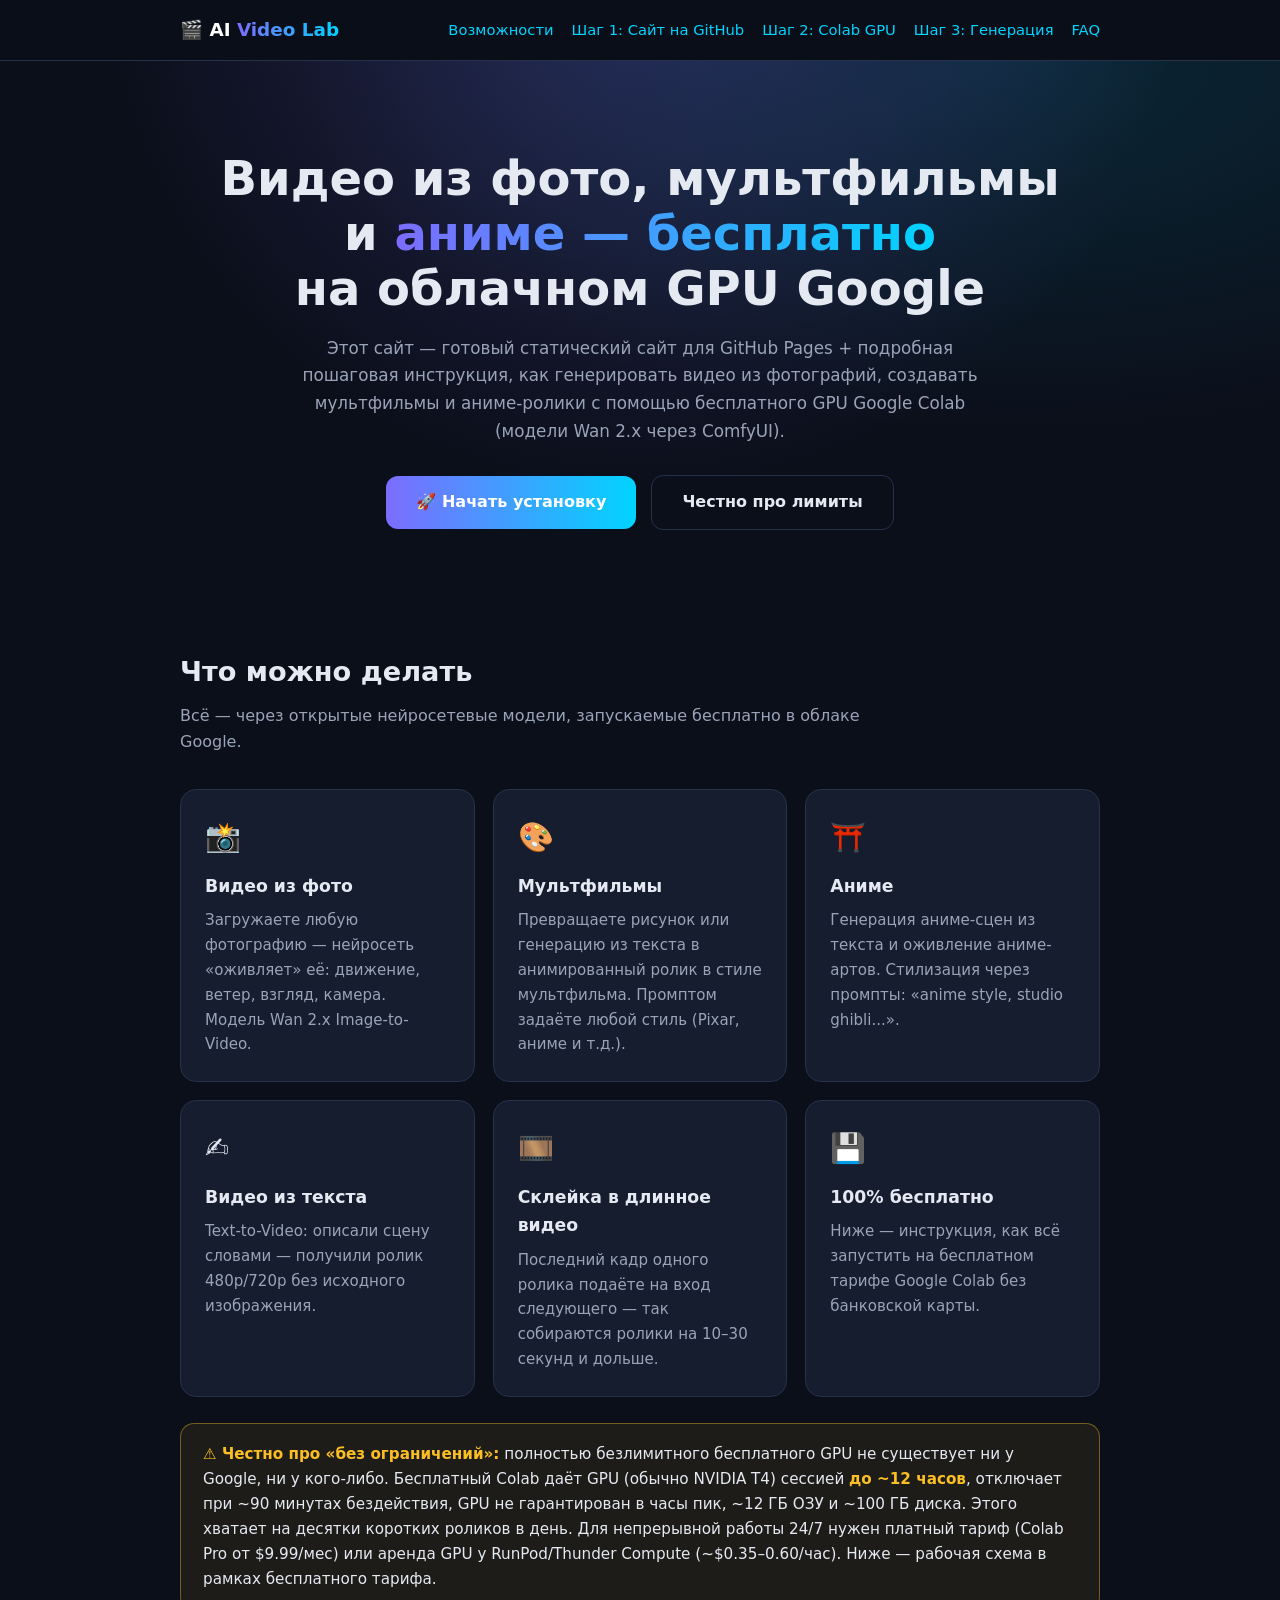
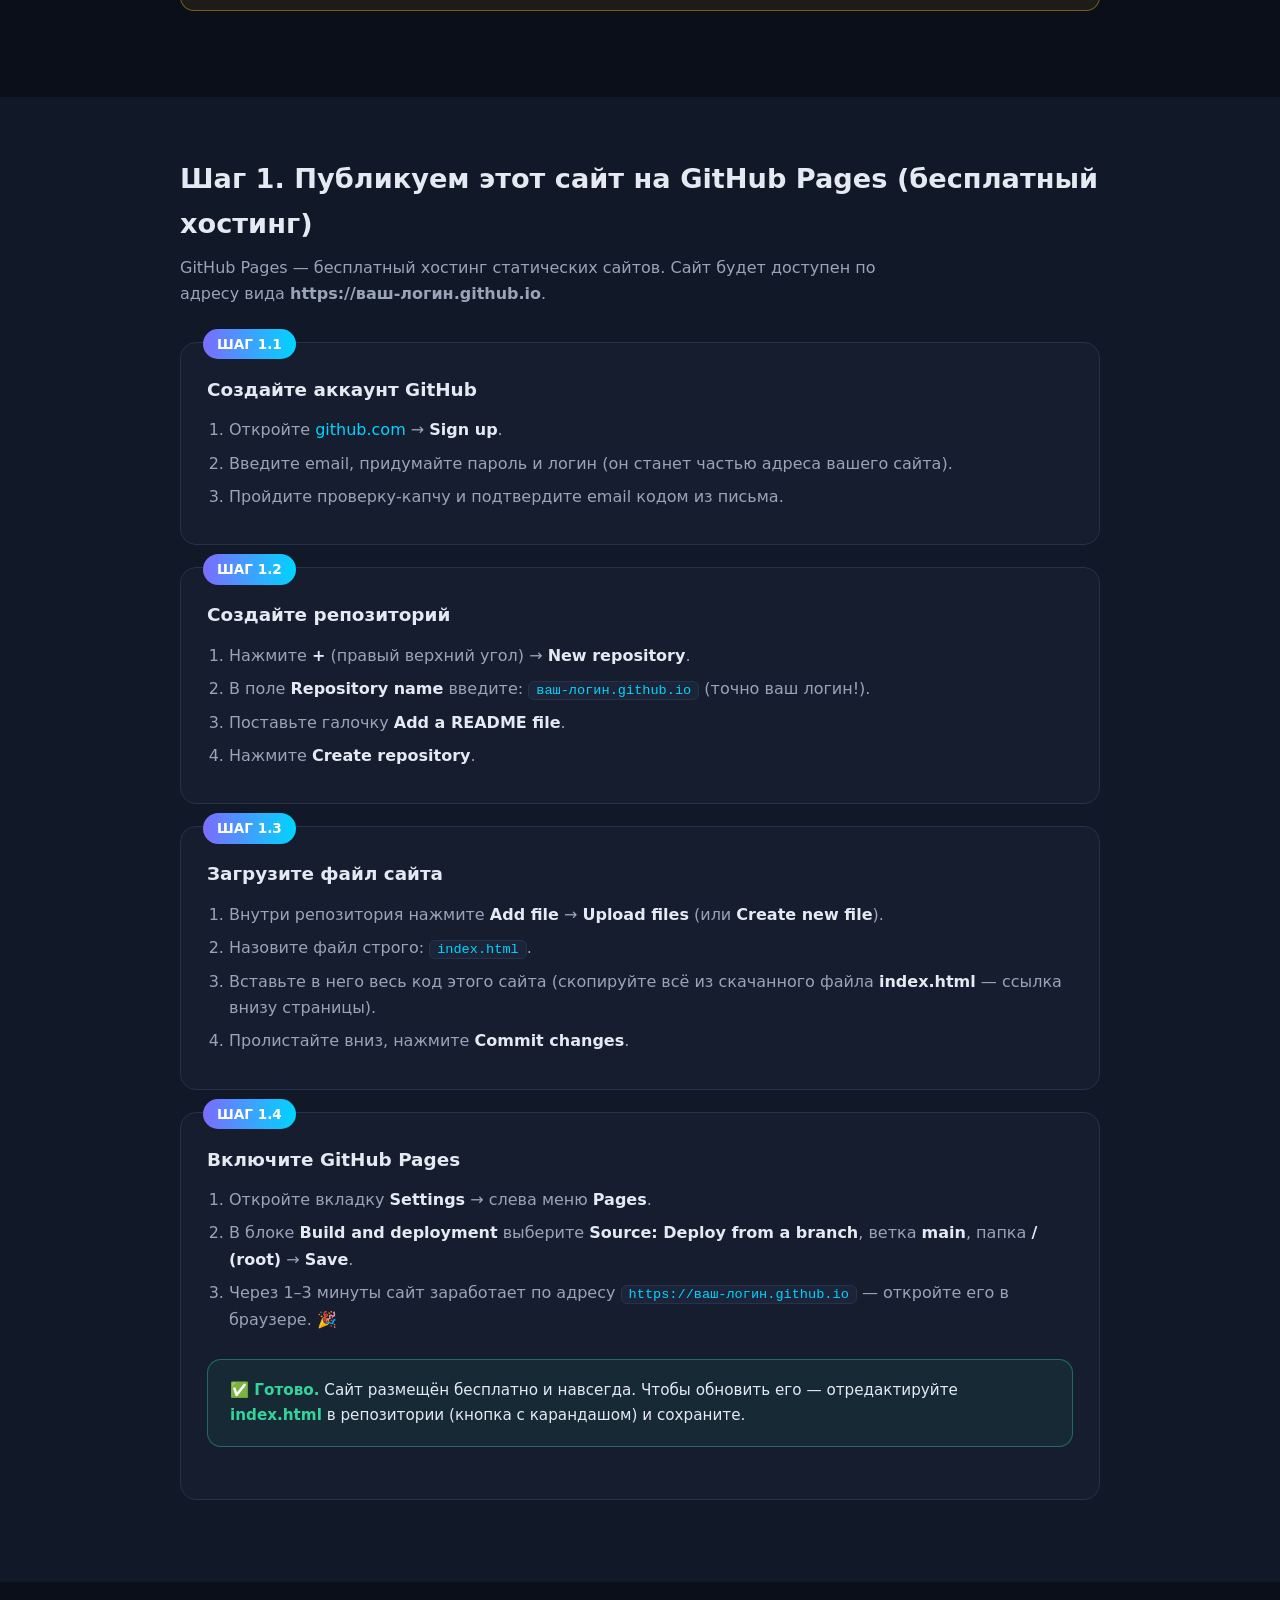
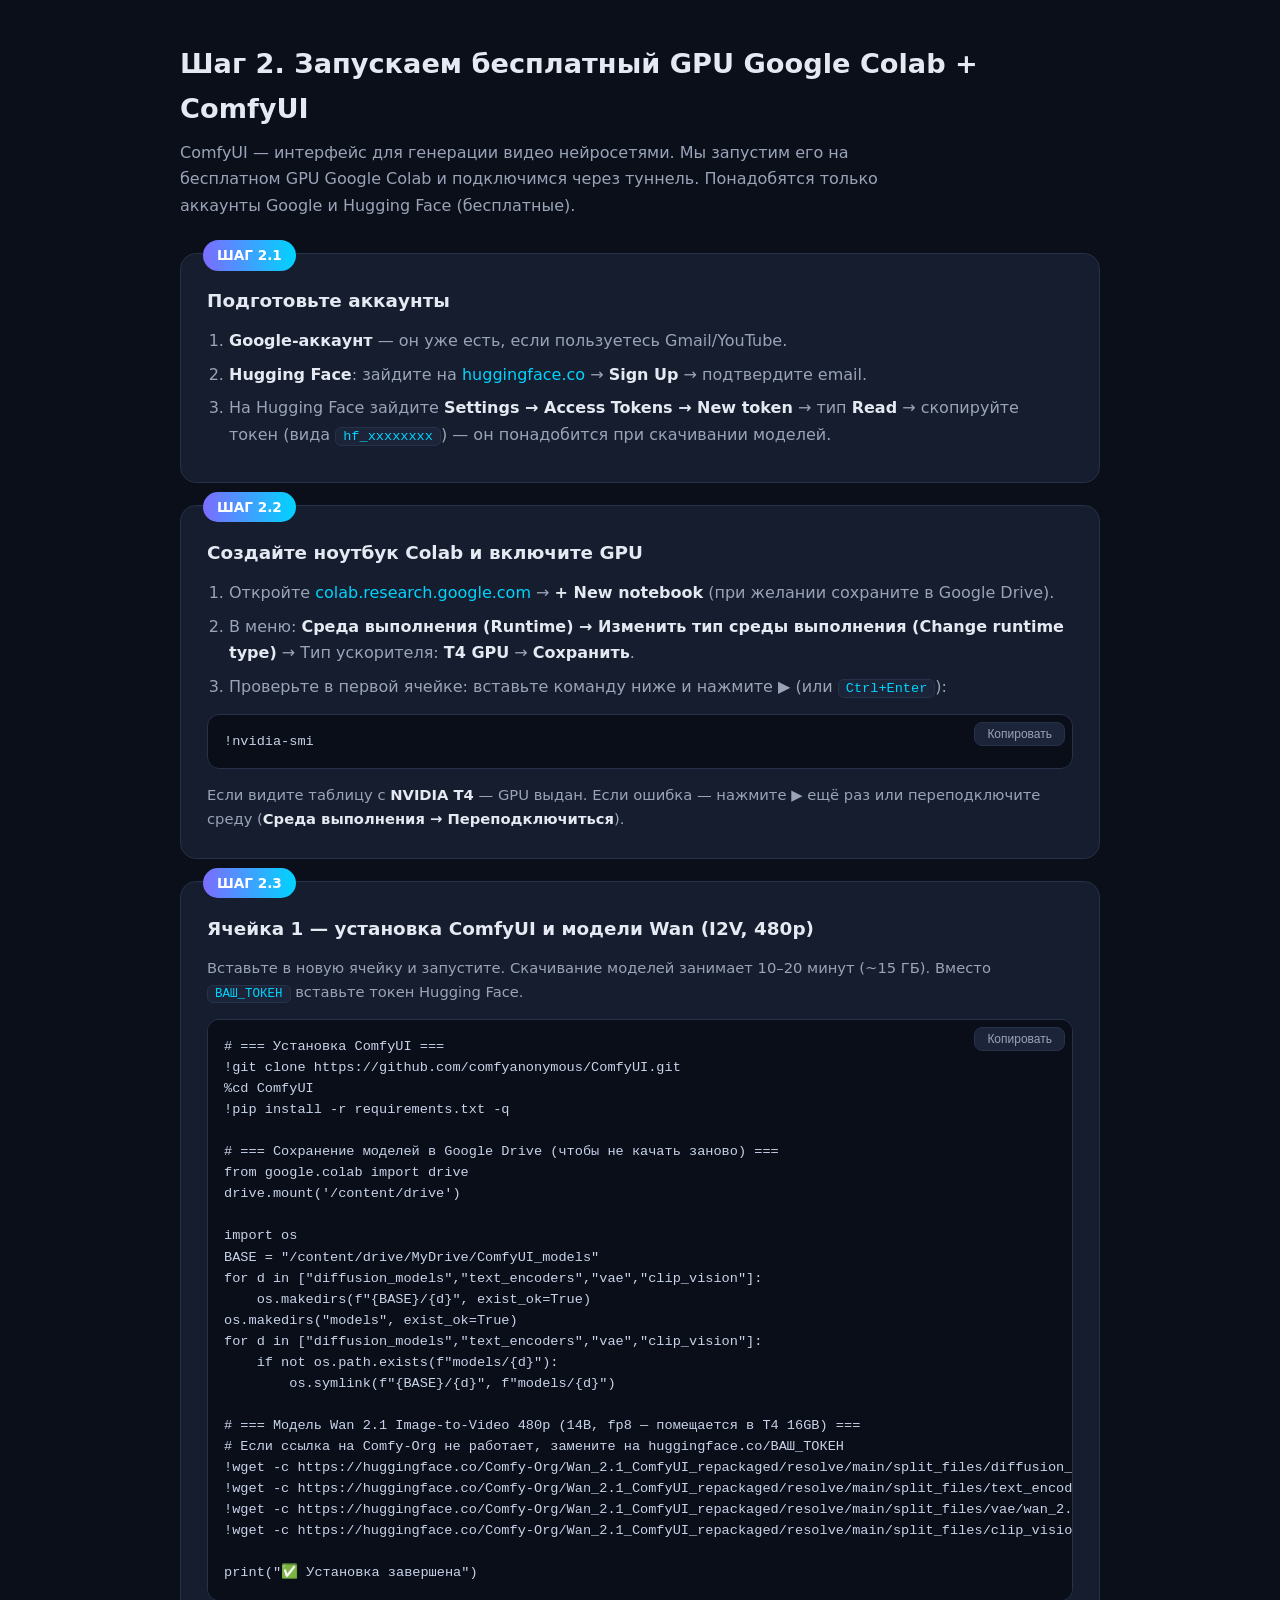
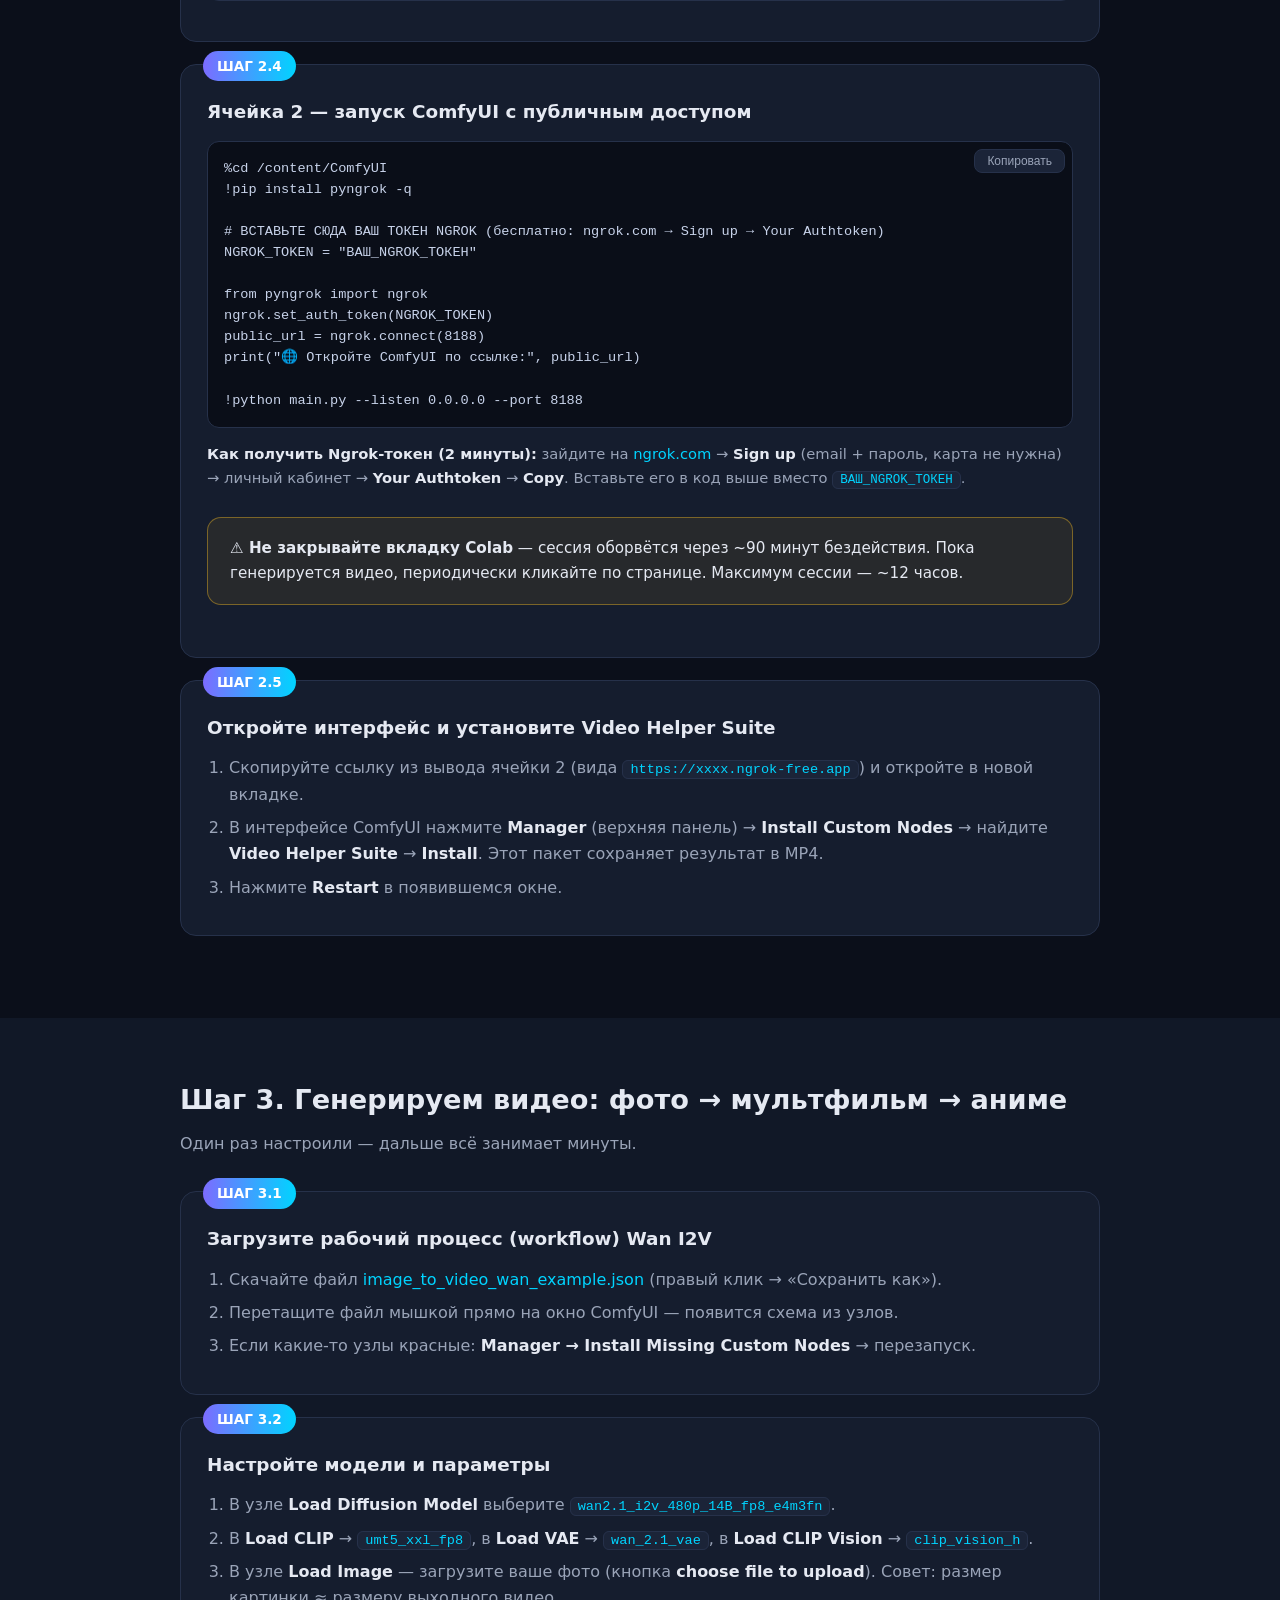
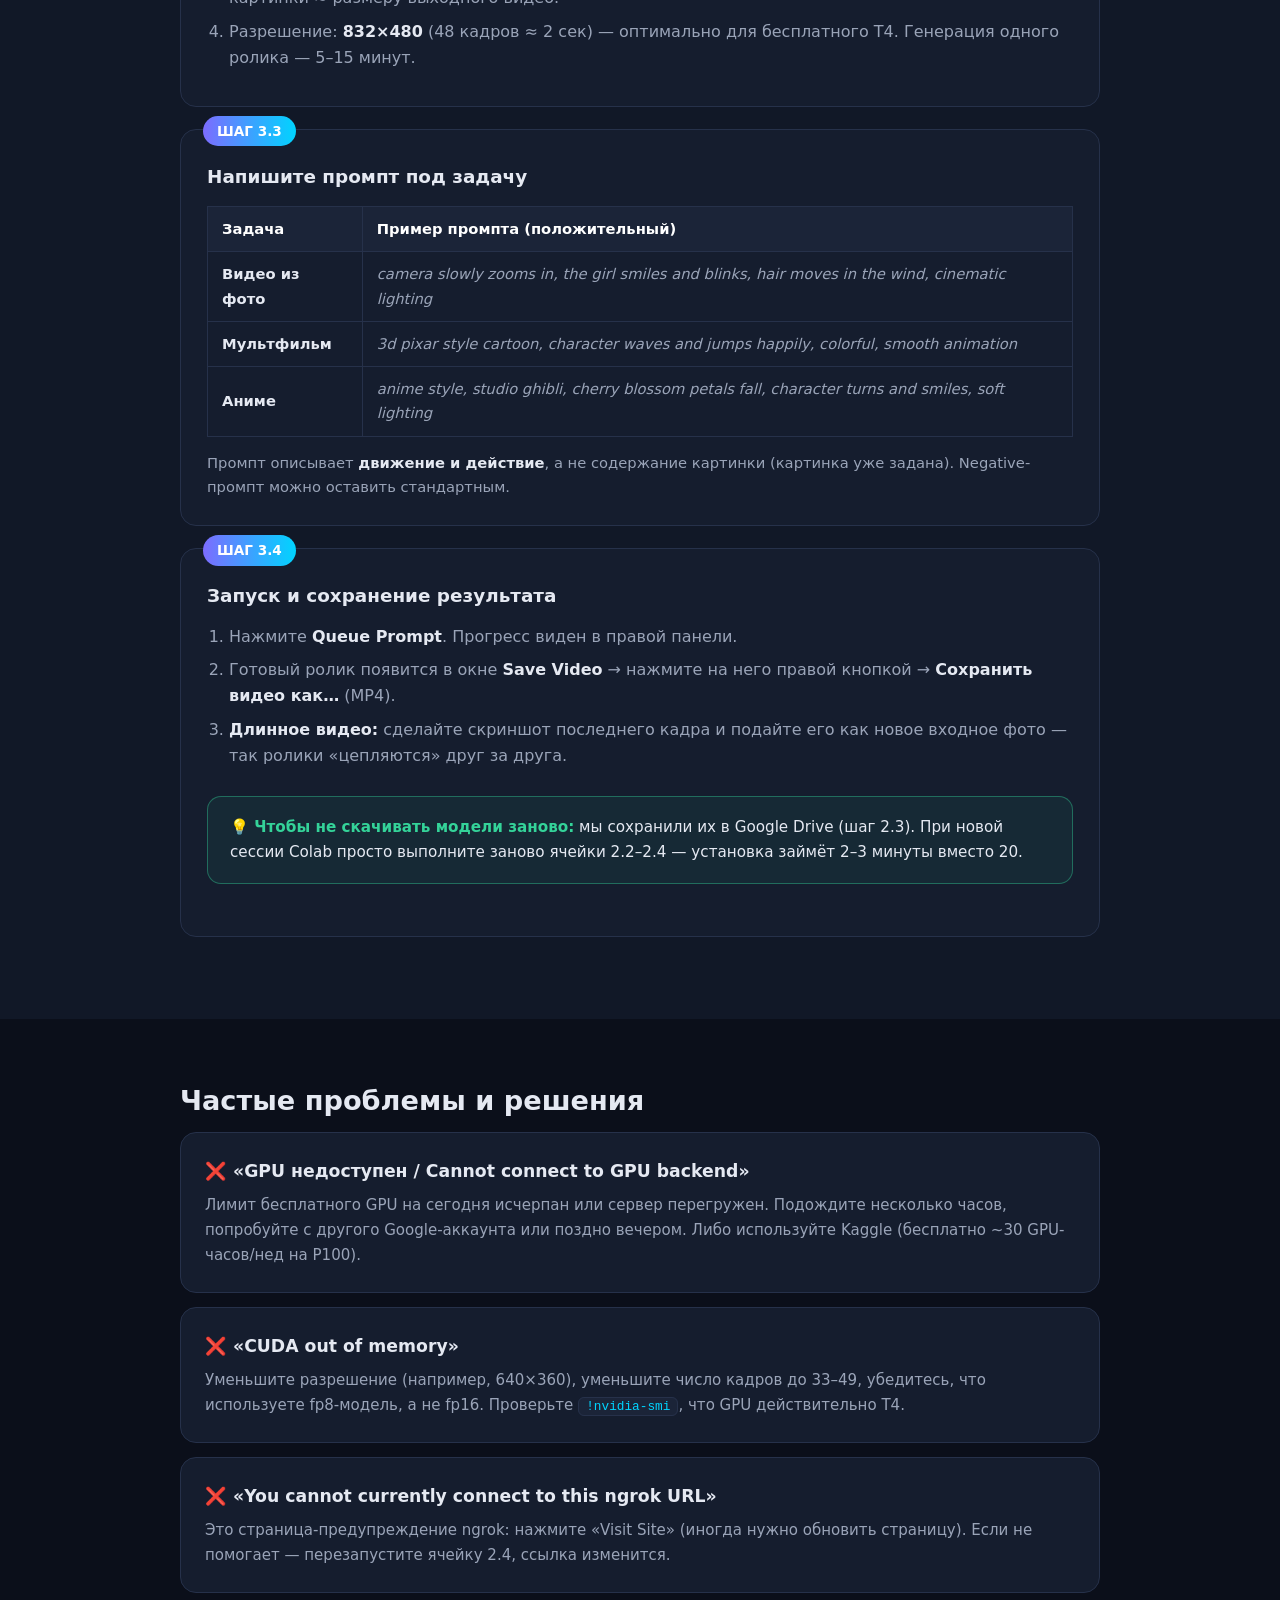
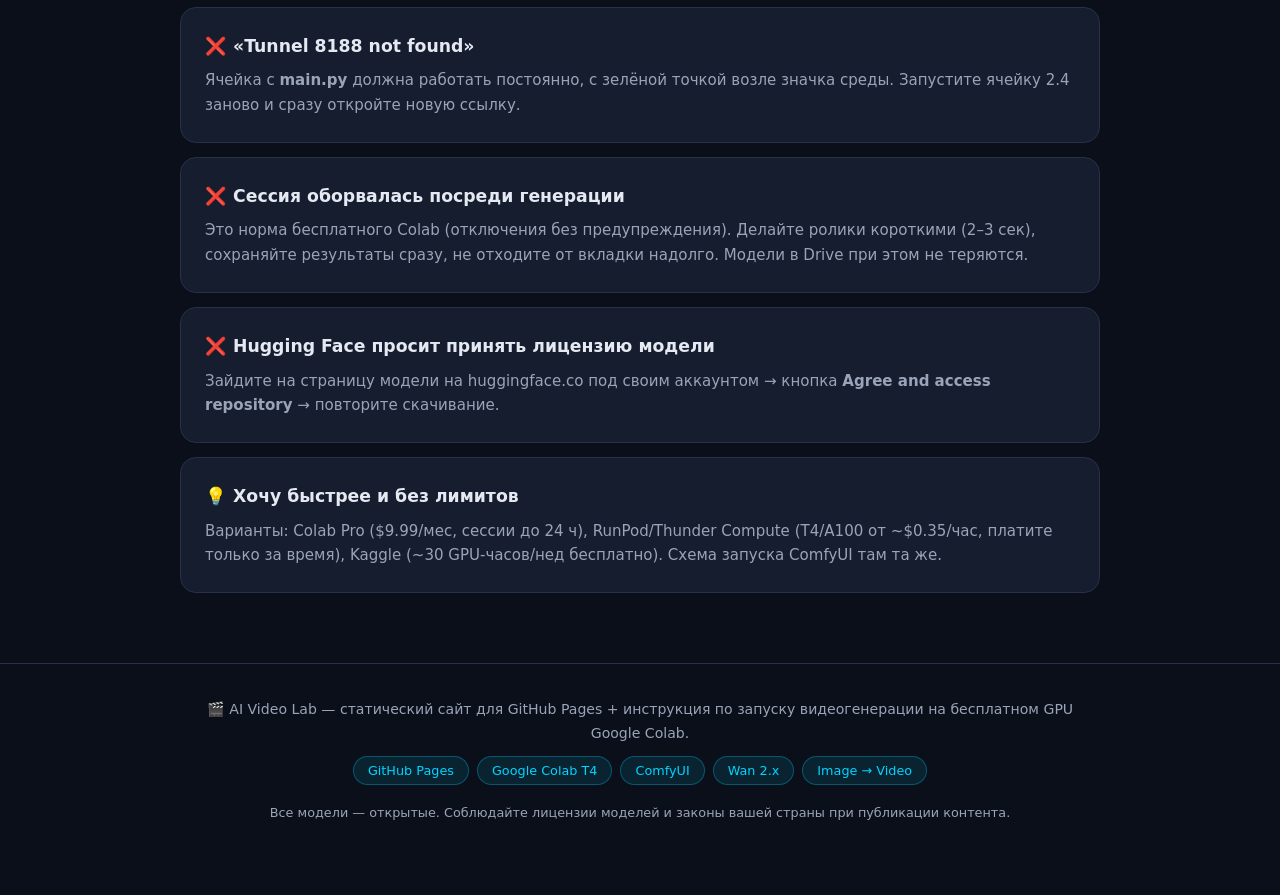
<file: index.html>
<!DOCTYPE html>
<html lang="ru">
<head>
<meta charset="UTF-8">
<meta name="viewport" content="width=device-width, initial-scale=1.0">
<title>AI Video Lab — Видео из фото, мультфильмы и аниме бесплатно на GPU Google</title>
<meta name="description" content="Пошаговая инструкция: генерация видео из фотографий, мультфильмов и аниме бесплатно на облачном GPU Google Colab. Публикация сайта на GitHub Pages.">
<style>
  :root{
    --bg:#0b0f1a; --bg2:#111827; --card:#151d2e; --card2:#1b2438;
    --accent:#7c6cff; --accent2:#00d4ff; --green:#34d399;
    --text:#e5e9f2; --muted:#9aa4b8; --border:#26314a;
    --warn:#fbbf24; --danger:#f87171;
  }
  *{margin:0;padding:0;box-sizing:border-box}
  html{scroll-behavior:smooth}
  body{font-family:'Segoe UI',system-ui,-apple-system,Roboto,Arial,sans-serif;background:var(--bg);color:var(--text);line-height:1.65}
  a{color:var(--accent2);text-decoration:none}
  a:hover{text-decoration:underline}
  .container{max-width:960px;margin:0 auto;padding:0 20px}

  header{position:sticky;top:0;z-index:50;background:rgba(11,15,26,.9);backdrop-filter:blur(10px);border-bottom:1px solid var(--border)}
  .nav{display:flex;align-items:center;justify-content:space-between;height:60px}
  .logo{font-weight:800;font-size:1.15rem;color:#fff}
  .logo span{background:linear-gradient(90deg,var(--accent),var(--accent2));-webkit-background-clip:text;background-clip:text;color:transparent}
  .nav-links{display:flex;gap:18px;font-size:.92rem}
  @media(max-width:720px){.nav-links{display:none}}

  .hero{padding:90px 0 60px;text-align:center;background:radial-gradient(ellipse at 50% -20%,rgba(124,108,255,.25),transparent 60%),radial-gradient(ellipse at 80% 0%,rgba(0,212,255,.12),transparent 50%)}
  .hero h1{font-size:clamp(1.9rem,5vw,3rem);line-height:1.15;margin-bottom:18px}
  .hero h1 .grad{background:linear-gradient(90deg,var(--accent),var(--accent2));-webkit-background-clip:text;background-clip:text;color:transparent}
  .hero p{color:var(--muted);max-width:680px;margin:0 auto 30px;font-size:1.05rem}
  .btn{display:inline-block;padding:13px 30px;border-radius:12px;font-weight:700;font-size:1rem;border:none;cursor:pointer;transition:.2s}
  .btn-primary{background:linear-gradient(90deg,var(--accent),var(--accent2));color:#fff}
  .btn-primary:hover{transform:translateY(-2px);box-shadow:0 8px 24px rgba(124,108,255,.4);text-decoration:none}
  .btn-ghost{background:transparent;border:1px solid var(--border);color:var(--text);margin-left:10px}
  .btn-ghost:hover{border-color:var(--accent);text-decoration:none}

  section{padding:60px 0}
  .section-title{font-size:1.7rem;margin-bottom:8px}
  .section-sub{color:var(--muted);margin-bottom:34px;max-width:720px}

  .grid{display:grid;grid-template-columns:repeat(auto-fit,minmax(250px,1fr));gap:18px;margin-bottom:10px}
  .card{background:var(--card);border:1px solid var(--border);border-radius:16px;padding:24px;transition:.2s}
  .card:hover{border-color:var(--accent);transform:translateY(-3px)}
  .card .icon{font-size:1.8rem;margin-bottom:10px}
  .card h3{font-size:1.08rem;margin-bottom:8px}
  .card p{color:var(--muted);font-size:.94rem}

  .notice{border:1px solid rgba(251,191,36,.4);background:rgba(251,191,36,.08);border-radius:14px;padding:18px 22px;margin:26px 0;font-size:.95rem}
  .notice b{color:var(--warn)}
  .notice.ok{border-color:rgba(52,211,153,.4);background:rgba(52,211,153,.07)}
  .notice.ok b{color:var(--green)}

  .step{background:var(--card);border:1px solid var(--border);border-radius:16px;padding:26px;margin-bottom:22px;position:relative}
  .step-num{position:absolute;top:-14px;left:22px;background:linear-gradient(90deg,var(--accent),var(--accent2));color:#fff;font-weight:800;font-size:.85rem;padding:4px 14px;border-radius:20px}
  .step h3{margin:6px 0 12px;font-size:1.15rem}
  .step ol,.step ul{margin:8px 0 8px 22px;color:var(--muted)}
  .step li{margin-bottom:7px}
  .step b,.step strong{color:var(--text)}
  kbd{background:var(--card2);border:1px solid var(--border);border-radius:6px;padding:1px 7px;font-size:.85em;font-family:ui-monospace,Consolas,monospace;color:var(--accent2)}

  .codebox{position:relative;margin:14px 0}
  .codebox pre{background:#0a0e18;border:1px solid var(--border);border-radius:12px;padding:16px;overflow-x:auto;font-size:.85rem;line-height:1.55}
  .codebox code{font-family:ui-monospace,Consolas,'Courier New',monospace;color:#c8d3ea;white-space:pre}
  .copy-btn{position:absolute;top:8px;right:8px;background:var(--card2);border:1px solid var(--border);color:var(--muted);font-size:.75rem;padding:4px 12px;border-radius:8px;cursor:pointer}
  .copy-btn:hover{color:#fff;border-color:var(--accent)}

  table{width:100%;border-collapse:collapse;margin:14px 0;font-size:.92rem}
  th,td{border:1px solid var(--border);padding:10px 14px;text-align:left}
  th{background:var(--card2);color:#fff}
  td{color:var(--muted)}
  td b{color:var(--text)}

  footer{border-top:1px solid var(--border);padding:34px 0;color:var(--muted);font-size:.88rem;text-align:center}
  .pill{display:inline-block;background:rgba(0,212,255,.1);border:1px solid rgba(0,212,255,.3);color:var(--accent2);border-radius:20px;padding:3px 14px;font-size:.8rem;margin:3px 4px}
</style>
</head>
<body>

<header>
  <div class="container nav">
    <div class="logo">🎬 AI <span>Video Lab</span></div>
    <nav class="nav-links">
      <a href="#features">Возможности</a>
      <a href="#github">Шаг 1: Сайт на GitHub</a>
      <a href="#colab">Шаг 2: Colab GPU</a>
      <a href="#generate">Шаг 3: Генерация</a>
      <a href="#faq">FAQ</a>
    </nav>
  </div>
</header>

<section class="hero">
  <div class="container">
    <h1>Видео из фото, мультфильмы<br>и <span class="grad">аниме — бесплатно</span><br>на облачном GPU Google</h1>
    <p>Этот сайт — готовый статический сайт для GitHub Pages + подробная пошаговая инструкция, как генерировать видео из фотографий, создавать мультфильмы и аниме-ролики с помощью бесплатного GPU Google Colab (модели Wan 2.x через ComfyUI).</p>
    <a href="#github" class="btn btn-primary">🚀 Начать установку</a>
    <a href="#limits" class="btn btn-ghost">Честно про лимиты</a>
  </div>
</section>

<section id="features">
  <div class="container">
    <h2 class="section-title">Что можно делать</h2>
    <p class="section-sub">Всё — через открытые нейросетевые модели, запускаемые бесплатно в облаке Google.</p>
    <div class="grid">
      <div class="card"><div class="icon">📸</div><h3>Видео из фото</h3><p>Загружаете любую фотографию — нейросеть «оживляет» её: движение, ветер, взгляд, камера. Модель Wan 2.x Image-to-Video.</p></div>
      <div class="card"><div class="icon">🎨</div><h3>Мультфильмы</h3><p>Превращаете рисунок или генерацию из текста в анимированный ролик в стиле мультфильма. Промптом задаёте любой стиль (Pixar, аниме и т.д.).</p></div>
      <div class="card"><div class="icon">⛩️</div><h3>Аниме</h3><p>Генерация аниме-сцен из текста и оживление аниме-артов. Стилизация через промпты: «anime style, studio ghibli...».</p></div>
      <div class="card"><div class="icon">✍️</div><h3>Видео из текста</h3><p>Text-to-Video: описали сцену словами — получили ролик 480p/720p без исходного изображения.</p></div>
      <div class="card"><div class="icon">🎞️</div><h3>Склейка в длинное видео</h3><p>Последний кадр одного ролика подаёте на вход следующего — так собираются ролики на 10–30 секунд и дольше.</p></div>
      <div class="card"><div class="icon">💾</div><h3>100% бесплатно</h3><p>Ниже — инструкция, как всё запустить на бесплатном тарифе Google Colab без банковской карты.</p></div>
    </div>

    <div class="notice" id="limits">
      <b>⚠️ Честно про «без ограничений»:</b> полностью безлимитного бесплатного GPU не существует ни у Google, ни у кого-либо. Бесплатный Colab даёт GPU (обычно NVIDIA T4) сессией <b>до ~12 часов</b>, отключает при ~90 минутах бездействия, GPU не гарантирован в часы пик, ~12 ГБ ОЗУ и ~100 ГБ диска. Этого хватает на десятки коротких роликов в день. Для непрерывной работы 24/7 нужен платный тариф (Colab Pro от $9.99/мес) или аренда GPU у RunPod/Thunder Compute (~$0.35–0.60/час). Ниже — рабочая схема в рамках бесплатного тарифа.
    </div>
  </div>
</section>

<section id="github" style="background:var(--bg2)">
  <div class="container">
    <h2 class="section-title">Шаг 1. Публикуем этот сайт на GitHub Pages (бесплатный хостинг)</h2>
    <p class="section-sub">GitHub Pages — бесплатный хостинг статических сайтов. Сайт будет доступен по адресу вида <b>https://ваш-логин.github.io</b>.</p>

    <div class="step"><div class="step-num">ШАГ 1.1</div>
      <h3>Создайте аккаунт GitHub</h3>
      <ol>
        <li>Откройте <a href="https://github.com" target="_blank" rel="noopener">github.com</a> → <b>Sign up</b>.</li>
        <li>Введите email, придумайте пароль и логин (он станет частью адреса вашего сайта).</li>
        <li>Пройдите проверку-капчу и подтвердите email кодом из письма.</li>
      </ol>
    </div>

    <div class="step"><div class="step-num">ШАГ 1.2</div>
      <h3>Создайте репозиторий</h3>
      <ol>
        <li>Нажмите <b>+</b> (правый верхний угол) → <b>New repository</b>.</li>
        <li>В поле <b>Repository name</b> введите: <kbd>ваш-логин.github.io</kbd> (точно ваш логин!).</li>
        <li>Поставьте галочку <b>Add a README file</b>.</li>
        <li>Нажмите <b>Create repository</b>.</li>
      </ol>
    </div>

    <div class="step"><div class="step-num">ШАГ 1.3</div>
      <h3>Загрузите файл сайта</h3>
      <ol>
        <li>Внутри репозитория нажмите <b>Add file</b> → <b>Upload files</b> (или <b>Create new file</b>).</li>
        <li>Назовите файл строго: <kbd>index.html</kbd>.</li>
        <li>Вставьте в него весь код этого сайта (скопируйте всё из скачанного файла <b>index.html</b> — ссылка внизу страницы).</li>
        <li>Пролистайте вниз, нажмите <b>Commit changes</b>.</li>
      </ol>
    </div>

    <div class="step"><div class="step-num">ШАГ 1.4</div>
      <h3>Включите GitHub Pages</h3>
      <ol>
        <li>Откройте вкладку <b>Settings</b> → слева меню <b>Pages</b>.</li>
        <li>В блоке <b>Build and deployment</b> выберите <b>Source: Deploy from a branch</b>, ветка <b>main</b>, папка <b>/ (root)</b> → <b>Save</b>.</li>
        <li>Через 1–3 минуты сайт заработает по адресу <kbd>https://ваш-логин.github.io</kbd> — откройте его в браузере. 🎉</li>
      </ol>
      <div class="notice ok"><b>✅ Готово.</b> Сайт размещён бесплатно и навсегда. Чтобы обновить его — отредактируйте <b>index.html</b> в репозитории (кнопка с карандашом) и сохраните.</div>
    </div>
  </div>
</section>

<section id="colab">
  <div class="container">
    <h2 class="section-title">Шаг 2. Запускаем бесплатный GPU Google Colab + ComfyUI</h2>
    <p class="section-sub">ComfyUI — интерфейс для генерации видео нейросетями. Мы запустим его на бесплатном GPU Google Colab и подключимся через туннель. Понадобятся только аккаунты Google и Hugging Face (бесплатные).</p>

    <div class="step"><div class="step-num">ШАГ 2.1</div>
      <h3>Подготовьте аккаунты</h3>
      <ol>
        <li><b>Google-аккаунт</b> — он уже есть, если пользуетесь Gmail/YouTube.</li>
        <li><b>Hugging Face</b>: зайдите на <a href="https://huggingface.co" target="_blank" rel="noopener">huggingface.co</a> → <b>Sign Up</b> → подтвердите email.</li>
        <li>На Hugging Face зайдите <b>Settings → Access Tokens → New token</b> → тип <b>Read</b> → скопируйте токен (вида <kbd>hf_xxxxxxxx</kbd>) — он понадобится при скачивании моделей.</li>
      </ol>
    </div>

    <div class="step"><div class="step-num">ШАГ 2.2</div>
      <h3>Создайте ноутбук Colab и включите GPU</h3>
      <ol>
        <li>Откройте <a href="https://colab.research.google.com" target="_blank" rel="noopener">colab.research.google.com</a> → <b>+ New notebook</b> (при желании сохраните в Google Drive).</li>
        <li>В меню: <b>Среда выполнения (Runtime) → Изменить тип среды выполнения (Change runtime type)</b> → Тип ускорителя: <b>T4 GPU</b> → <b>Сохранить</b>.</li>
        <li>Проверьте в первой ячейке: вставьте команду ниже и нажмите ▶ (или <kbd>Ctrl+Enter</kbd>):</li>
      </ol>
      <div class="codebox"><button class="copy-btn">Копировать</button><pre><code>!nvidia-smi</code></pre></div>
      <p style="color:var(--muted);font-size:.92rem">Если видите таблицу с <b>NVIDIA T4</b> — GPU выдан. Если ошибка — нажмите ▶ ещё раз или переподключите среду (<b>Среда выполнения → Переподключиться</b>).</p>
    </div>

    <div class="step"><div class="step-num">ШАГ 2.3</div>
      <h3>Ячейка 1 — установка ComfyUI и модели Wan (I2V, 480p)</h3>
      <p style="color:var(--muted);font-size:.92rem">Вставьте в новую ячейку и запустите. Скачивание моделей занимает 10–20 минут (~15 ГБ). Вместо <kbd>ВАШ_ТОКЕН</kbd> вставьте токен Hugging Face.</p>
      <div class="codebox"><button class="copy-btn">Копировать</button><pre><code># === Установка ComfyUI ===
!git clone https://github.com/comfyanonymous/ComfyUI.git
%cd ComfyUI
!pip install -r requirements.txt -q

# === Сохранение моделей в Google Drive (чтобы не качать заново) ===
from google.colab import drive
drive.mount('/content/drive')

import os
BASE = "/content/drive/MyDrive/ComfyUI_models"
for d in ["diffusion_models","text_encoders","vae","clip_vision"]:
    os.makedirs(f"{BASE}/{d}", exist_ok=True)
os.makedirs("models", exist_ok=True)
for d in ["diffusion_models","text_encoders","vae","clip_vision"]:
    if not os.path.exists(f"models/{d}"):
        os.symlink(f"{BASE}/{d}", f"models/{d}")

# === Модель Wan 2.1 Image-to-Video 480p (14B, fp8 — помещается в T4 16GB) ===
# Если ссылка на Comfy-Org не работает, замените на huggingface.co/ВАШ_ТОКЕН
!wget -c https://huggingface.co/Comfy-Org/Wan_2.1_ComfyUI_repackaged/resolve/main/split_files/diffusion_models/wan2.1_i2v_480p_14B_fp8_e4m3fn.safetensors -P /content/drive/MyDrive/ComfyUI_models/diffusion_models/
!wget -c https://huggingface.co/Comfy-Org/Wan_2.1_ComfyUI_repackaged/resolve/main/split_files/text_encoders/umt5_xxl_fp8_e4m3fn_scaled.safetensors -P /content/drive/MyDrive/ComfyUI_models/text_encoders/
!wget -c https://huggingface.co/Comfy-Org/Wan_2.1_ComfyUI_repackaged/resolve/main/split_files/vae/wan_2.1_vae.safetensors -P /content/drive/MyDrive/ComfyUI_models/vae/
!wget -c https://huggingface.co/Comfy-Org/Wan_2.1_ComfyUI_repackaged/resolve/main/split_files/clip_vision/clip_vision_h.safetensors -P /content/drive/MyDrive/ComfyUI_models/clip_vision/

print("✅ Установка завершена")</code></pre></div>
    </div>

    <div class="step"><div class="step-num">ШАГ 2.4</div>
      <h3>Ячейка 2 — запуск ComfyUI с публичным доступом</h3>
      <div class="codebox"><button class="copy-btn">Копировать</button><pre><code>%cd /content/ComfyUI
!pip install pyngrok -q

# ВСТАВЬТЕ СЮДА ВАШ ТОКЕН NGROK (бесплатно: ngrok.com → Sign up → Your Authtoken)
NGROK_TOKEN = "ВАШ_NGROK_ТОКЕН"

from pyngrok import ngrok
ngrok.set_auth_token(NGROK_TOKEN)
public_url = ngrok.connect(8188)
print("🌐 Откройте ComfyUI по ссылке:", public_url)

!python main.py --listen 0.0.0.0 --port 8188</code></pre></div>
      <p style="color:var(--muted);font-size:.92rem"><b>Как получить Ngrok-токен (2 минуты):</b> зайдите на <a href="https://ngrok.com" target="_blank" rel="noopener">ngrok.com</a> → <b>Sign up</b> (email + пароль, карта не нужна) → личный кабинет → <b>Your Authtoken</b> → <b>Copy</b>. Вставьте его в код выше вместо <kbd>ВАШ_NGROK_ТОКЕН</kbd>.</p>
      <div class="notice"><b>⚠️ Не закрывайте вкладку Colab</b> — сессия оборвётся через ~90 минут бездействия. Пока генерируется видео, периодически кликайте по странице. Максимум сессии — ~12 часов.</div>
    </div>

    <div class="step"><div class="step-num">ШАГ 2.5</div>
      <h3>Откройте интерфейс и установите Video Helper Suite</h3>
      <ol>
        <li>Скопируйте ссылку из вывода ячейки 2 (вида <kbd>https://xxxx.ngrok-free.app</kbd>) и откройте в новой вкладке.</li>
        <li>В интерфейсе ComfyUI нажмите <b>Manager</b> (верхняя панель) → <b>Install Custom Nodes</b> → найдите <b>Video Helper Suite</b> → <b>Install</b>. Этот пакет сохраняет результат в MP4.</li>
        <li>Нажмите <b>Restart</b> в появившемся окне.</li>
      </ol>
    </div>
  </div>
</section>

<section id="generate" style="background:var(--bg2)">
  <div class="container">
    <h2 class="section-title">Шаг 3. Генерируем видео: фото → мультфильм → аниме</h2>
    <p class="section-sub">Один раз настроили — дальше всё занимает минуты.</p>

    <div class="step"><div class="step-num">ШАГ 3.1</div>
      <h3>Загрузите рабочий процесс (workflow) Wan I2V</h3>
      <ol>
        <li>Скачайте файл <a href="https://comfyanonymous.github.io/ComfyUI_examples/wan/image_to_video_wan_example.json" target="_blank" rel="noopener">image_to_video_wan_example.json</a> (правый клик → «Сохранить как»).</li>
        <li>Перетащите файл мышкой прямо на окно ComfyUI — появится схема из узлов.</li>
        <li>Если какие-то узлы красные: <b>Manager → Install Missing Custom Nodes</b> → перезапуск.</li>
      </ol>
    </div>

    <div class="step"><div class="step-num">ШАГ 3.2</div>
      <h3>Настройте модели и параметры</h3>
      <ol>
        <li>В узле <b>Load Diffusion Model</b> выберите <kbd>wan2.1_i2v_480p_14B_fp8_e4m3fn</kbd>.</li>
        <li>В <b>Load CLIP</b> → <kbd>umt5_xxl_fp8</kbd>, в <b>Load VAE</b> → <kbd>wan_2.1_vae</kbd>, в <b>Load CLIP Vision</b> → <kbd>clip_vision_h</kbd>.</li>
        <li>В узле <b>Load Image</b> — загрузите ваше фото (кнопка <b>choose file to upload</b>). Совет: размер картинки ≈ размеру выходного видео.</li>
        <li>Разрешение: <b>832×480</b> (48 кадров ≈ 2 сек) — оптимально для бесплатного T4. Генерация одного ролика — 5–15 минут.</li>
      </ol>
    </div>

    <div class="step"><div class="step-num">ШАГ 3.3</div>
      <h3>Напишите промпт под задачу</h3>
      <table>
        <tr><th>Задача</th><th>Пример промпта (положительный)</th></tr>
        <tr><td><b>Видео из фото</b></td><td><i>camera slowly zooms in, the girl smiles and blinks, hair moves in the wind, cinematic lighting</i></td></tr>
        <tr><td><b>Мультфильм</b></td><td><i>3d pixar style cartoon, character waves and jumps happily, colorful, smooth animation</i></td></tr>
        <tr><td><b>Аниме</b></td><td><i>anime style, studio ghibli, cherry blossom petals fall, character turns and smiles, soft lighting</i></td></tr>
      </table>
      <p style="color:var(--muted);font-size:.92rem">Промпт описывает <b>движение и действие</b>, а не содержание картинки (картинка уже задана). Negative-промпт можно оставить стандартным.</p>
    </div>

    <div class="step"><div class="step-num">ШАГ 3.4</div>
      <h3>Запуск и сохранение результата</h3>
      <ol>
        <li>Нажмите <b>Queue Prompt</b>. Прогресс виден в правой панели.</li>
        <li>Готовый ролик появится в окне <b>Save Video</b> → нажмите на него правой кнопкой → <b>Сохранить видео как…</b> (MP4).</li>
        <li><b>Длинное видео:</b> сделайте скриншот последнего кадра и подайте его как новое входное фото — так ролики «цепляются» друг за друга.</li>
      </ol>
      <div class="notice ok"><b>💡 Чтобы не скачивать модели заново:</b> мы сохранили их в Google Drive (шаг 2.3). При новой сессии Colab просто выполните заново ячейки 2.2–2.4 — установка займёт 2–3 минуты вместо 20.</div>
    </div>
  </div>
</section>

<section id="faq">
  <div class="container">
    <h2 class="section-title">Частые проблемы и решения</h2>
    <div class="grid" style="grid-template-columns:1fr;gap:14px">
      <div class="card"><h3>❌ «GPU недоступен / Cannot connect to GPU backend»</h3><p>Лимит бесплатного GPU на сегодня исчерпан или сервер перегружен. Подождите несколько часов, попробуйте с другого Google-аккаунта или поздно вечером. Либо используйте Kaggle (бесплатно ~30 GPU-часов/нед на P100).</p></div>
      <div class="card"><h3>❌ «CUDA out of memory»</h3><p>Уменьшите разрешение (например, 640×360), уменьшите число кадров до 33–49, убедитесь, что используете fp8-модель, а не fp16. Проверьте <kbd>!nvidia-smi</kbd>, что GPU действительно T4.</p></div>
      <div class="card"><h3>❌ «You cannot currently connect to this ngrok URL»</h3><p>Это страница-предупреждение ngrok: нажмите «Visit Site» (иногда нужно обновить страницу). Если не помогает — перезапустите ячейку 2.4, ссылка изменится.</p></div>
      <div class="card"><h3>❌ «Tunnel 8188 not found»</h3><p>Ячейка с <b>main.py</b> должна работать постоянно, с зелёной точкой возле значка среды. Запустите ячейку 2.4 заново и сразу откройте новую ссылку.</p></div>
      <div class="card"><h3>❌ Сессия оборвалась посреди генерации</h3><p>Это норма бесплатного Colab (отключения без предупреждения). Делайте ролики короткими (2–3 сек), сохраняйте результаты сразу, не отходите от вкладки надолго. Модели в Drive при этом не теряются.</p></div>
      <div class="card"><h3>❌ Hugging Face просит принять лицензию модели</h3><p>Зайдите на страницу модели на huggingface.co под своим аккаунтом → кнопка <b>Agree and access repository</b> → повторите скачивание.</p></div>
      <div class="card"><h3>💡 Хочу быстрее и без лимитов</h3><p>Варианты: Colab Pro ($9.99/мес, сессии до 24 ч), RunPod/Thunder Compute (T4/A100 от ~$0.35/час, платите только за время), Kaggle (~30 GPU-часов/нед бесплатно). Схема запуска ComfyUI там та же.</p></div>
    </div>
  </div>
</section>

<footer>
  <div class="container">
    <p>🎬 AI Video Lab — статический сайт для GitHub Pages + инструкция по запуску видеогенерации на бесплатном GPU Google Colab.</p>
    <p style="margin-top:8px"><span class="pill">GitHub Pages</span><span class="pill">Google Colab T4</span><span class="pill">ComfyUI</span><span class="pill">Wan 2.x</span><span class="pill">Image → Video</span></p>
    <p style="margin-top:14px;font-size:.8rem">Все модели — открытые. Соблюдайте лицензии моделей и законы вашей страны при публикации контента.</p>
  </div>
</footer>

<script>
document.querySelectorAll('.copy-btn').forEach(function(btn){
  btn.addEventListener('click', function(){
    var code = btn.parentElement.querySelector('code').innerText;
    navigator.clipboard.writeText(code).then(function(){
      btn.textContent = '✓ Скопировано';
      setTimeout(function(){ btn.textContent = 'Копировать'; }, 2000);
    });
  });
});
</script>
</body>
</html>
</file>
